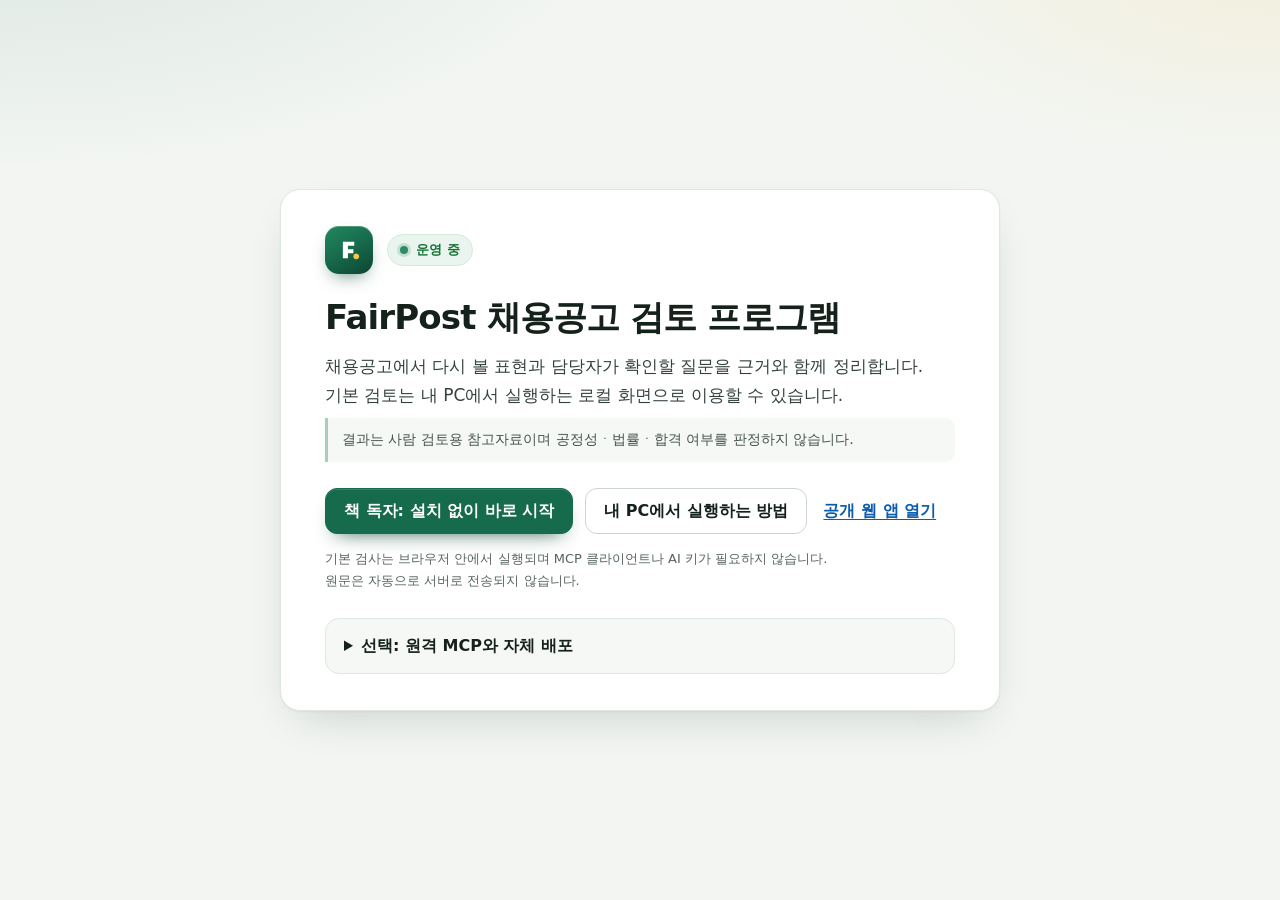
<file: index.html>
<!DOCTYPE html>
<html lang="ko">
<head>
  <meta charset="utf-8">
  <meta name="viewport" content="width=device-width, initial-scale=1">
  <meta name="color-scheme" content="light">
  <meta name="theme-color" content="#f2f5f2">
  <meta http-equiv="Content-Security-Policy" content="default-src 'none'; img-src 'self'; style-src 'unsafe-inline'; base-uri 'none'; form-action 'none'">
  <link rel="icon" href="/favicon.svg" type="image/svg+xml">
  <title>FairPost 채용공고 검토 프로그램</title>
  <style>
    :root {
      color-scheme: light;
      color: #15211b;
      background: #f2f5f2;
      font-family: Pretendard, -apple-system, BlinkMacSystemFont, "Apple SD Gothic Neo", "Malgun Gothic", "Noto Sans KR", "Segoe UI", system-ui, sans-serif;
      -webkit-font-smoothing: antialiased;
      --ink: #15211b;
      --ink-2: #34423b;
      --muted: #58655e;
      --line: #e0e6e1;
      --line-2: #cdd6cf;
      --panel: #ffffff;
      --soft: #f6f8f6;
      --green: #176b4d;
      --green-dark: #0f5039;
      --green-ink: #0d4532;
      --green-soft: #eaf5ef;
      --green-line: #a8cdb8;
    }
    * {
      box-sizing: border-box;
    }
    body {
      margin: 0;
      min-height: 100vh;
      display: grid;
      place-items: center;
      background:
        radial-gradient(1000px 420px at 0% -10%, rgba(23, 107, 77, 0.1), transparent 62%),
        radial-gradient(800px 380px at 100% -6%, rgba(242, 201, 76, 0.14), transparent 58%),
        #f2f5f2;
      background-repeat: no-repeat;
      line-height: 1.65;
      word-break: keep-all;
      overflow-wrap: break-word;
    }
    main {
      width: min(720px, calc(100% - 32px));
      margin: 48px 0;
      padding: 36px clamp(22px, 5vw, 44px);
      border: 1px solid var(--line);
      border-radius: 20px;
      background: var(--panel);
      box-shadow: 0 1px 2px rgba(17, 38, 28, 0.05), 0 18px 44px -20px rgba(17, 38, 28, 0.22);
    }
    .brand {
      display: flex;
      align-items: center;
      gap: 14px;
      margin-bottom: 22px;
    }
    .brand-mark {
      flex: 0 0 auto;
      width: 48px;
      height: 48px;
      display: grid;
      place-items: center;
      border-radius: 14px;
      background: linear-gradient(150deg, #22895f 0%, #176b4d 48%, #0d4532 100%);
      color: #fff;
      box-shadow: inset 0 1px 0 rgba(255, 255, 255, 0.22), 0 8px 18px -8px rgba(13, 69, 50, 0.7);
    }
    .brand-mark svg {
      width: 28px;
      height: 28px;
    }
    .status {
      display: inline-flex;
      align-items: center;
      gap: 8px;
      margin: 0;
      padding: 4px 12px;
      border: 1px solid #d4eadc;
      border-radius: 999px;
      background: var(--green-soft);
      color: #137333;
      font-size: 13px;
      font-weight: 700;
    }
    .status::before {
      content: "";
      width: 8px;
      height: 8px;
      border-radius: 50%;
      background: #2e8b65;
      box-shadow: 0 0 0 3px rgba(46, 139, 101, 0.2);
    }
    h1 {
      margin: 0 0 14px;
      font-size: clamp(26px, 4.6vw, 34px);
      line-height: 1.25;
      letter-spacing: -0.025em;
    }
    p {
      margin: 8px 0;
      color: #46534c;
      line-height: 1.7;
    }
    .lead {
      font-size: 17px;
      color: var(--ink-2);
    }
    .note {
      padding: 10px 14px;
      border-left: 3px solid var(--green-line);
      border-radius: 0 10px 10px 0;
      background: var(--soft);
      font-size: 14px;
    }
    dl {
      margin: 22px 0;
      border-top: 1px solid var(--line);
    }
    dl div {
      display: grid;
      grid-template-columns: 150px minmax(0, 1fr);
      gap: 16px;
      padding: 12px 0;
      border-bottom: 1px solid var(--line);
    }
    dt {
      font-weight: 700;
      font-size: 14px;
    }
    dd {
      margin: 0;
      font-size: 14px;
      overflow-wrap: anywhere;
    }
    code {
      padding: 1px 6px;
      border: 1px solid var(--line);
      border-radius: 5px;
      background: var(--soft);
      font-family: ui-monospace, "Cascadia Mono", Consolas, monospace;
      font-size: 13px;
    }
    a {
      color: #0b5cad;
      text-underline-offset: 3px;
    }
    a:focus-visible,
    summary:focus-visible {
      outline: 3px solid #1d5c80;
      outline-offset: 2px;
    }
    .actions {
      display: flex;
      align-items: center;
      flex-wrap: wrap;
      gap: 10px 12px;
      margin: 26px 0 8px;
    }
    .deploy {
      display: inline-flex;
      align-items: center;
      min-height: 46px;
      padding: 0 18px;
      border: 1px solid var(--line-2);
      border-radius: 12px;
      background: var(--panel);
      color: var(--ink);
      font-weight: 700;
      text-decoration: none;
      transition: background-color 150ms ease, border-color 150ms ease, transform 150ms ease;
    }
    .deploy:hover {
      border-color: var(--green-line);
      background: var(--green-soft);
      color: var(--green-ink);
    }
    .deploy:active {
      transform: translateY(1px);
    }
    .actions > .deploy:first-child {
      border-color: var(--green);
      background: var(--green);
      color: #fff;
      box-shadow: inset 0 1px 0 rgba(255, 255, 255, 0.14), 0 10px 20px -12px rgba(13, 69, 50, 0.9);
    }
    .actions > .deploy:first-child:hover {
      background: var(--green-dark);
      color: #fff;
    }
    .actions > a:not(.deploy) {
      padding: 0 4px;
      font-weight: 700;
    }
    details .deploy {
      border-color: var(--ink);
      background: var(--ink);
      color: #fff;
    }
    details .deploy:hover {
      background: #2d3a33;
      color: #fff;
    }
    .hint {
      flex: 1 1 100%;
      max-width: 520px;
      margin: 4px 0 0;
      color: var(--muted);
      font-size: 13px;
    }
    details {
      margin-top: 26px;
      border: 1px solid var(--line);
      border-radius: 14px;
      background: var(--soft);
    }
    summary {
      padding: 14px 18px;
      border-radius: 14px;
      cursor: pointer;
      font-weight: 700;
    }
    summary:hover {
      background: #edf1ee;
    }
    details > :not(summary) {
      margin-left: 18px;
      margin-right: 18px;
    }
    details > p:last-child {
      padding-bottom: 16px;
    }
    @media (prefers-reduced-motion: reduce) {
      .deploy {
        transition: none;
      }
    }
    @media (max-width: 520px) {
      main {
        margin: 16px 0;
        padding: 26px 20px;
        border-radius: 16px;
      }
      .actions .deploy {
        flex: 1 1 100%;
        justify-content: center;
      }
      dl div {
        grid-template-columns: 1fr;
        gap: 4px;
      }
    }
  </style>
</head>
<body>
  <main>
    <div class="brand">
      <span class="brand-mark" aria-hidden="true">
        <svg viewBox="0 0 64 64" focusable="false">
          <path d="M18 13h26v9.5H29.5v7.5H42v9.5H29.5V51H18V13Z" fill="currentColor"/>
          <circle cx="48.5" cy="46.5" r="6.5" fill="#f2c94c"/>
        </svg>
      </span>
      <p class="status">운영 중</p>
    </div>
    <h1>FairPost 채용공고 검토 프로그램</h1>
    <p class="lead">채용공고에서 다시 볼 표현과 담당자가 확인할 질문을 근거와 함께 정리합니다. 기본 검토는 내 PC에서 실행하는 로컬 화면으로 이용할 수 있습니다.</p>
    <p class="note">결과는 사람 검토용 참고자료이며 공정성ㆍ법률ㆍ합격 여부를 판정하지 않습니다.</p>
    <div class="actions">
      <a class="deploy" href="/book">책 독자: 설치 없이 바로 시작</a>
      <a class="deploy" href="https://github.com/koul777/fairpost-mcp#빠른-시작">내 PC에서 실행하는 방법</a>
      <a href="/web/">공개 웹 앱 열기</a>
      <p class="hint">기본 검사는 브라우저 안에서 실행되며 MCP 클라이언트나 AI 키가 필요하지 않습니다. 원문은 자동으로 서버로 전송되지 않습니다.</p>
    </div>
    <details>
      <summary>선택: 원격 MCP와 자체 배포</summary>
      <div class="actions">
      <a
        class="deploy"
        href="https://vercel.com/new/clone?repository-url=https%3A%2F%2Fgithub.com%2Fkoul777%2Ffairpost-mcp&amp;project-name=fairpost-mcp&amp;repository-name=fairpost-mcp"
        target="_blank"
        rel="noopener noreferrer"
      >내 Vercel에 이 MCP 배포 ↗</a>
      <p class="hint">Vercel이 공개 저장소를 복제하고 프로젝트 생성 화면을 엽니다. 원격 MCP를 열기 전에 Bearer 토큰과 허용 호스트를 설정하세요.</p>
      </div>
    <dl>
      <div>
        <dt>읽기 전용 MCP</dt>
        <dd><code>https://fairmcp.vercel.app/api/mcp</code></dd>
      </div>
      <div>
        <dt>Claude 읽기 전용 MCP</dt>
        <dd><code>https://fairmcp.vercel.app/api/claude-mcp</code></dd>
      </div>
      <div>
        <dt>전송 방식</dt>
        <dd>Stateless Streamable HTTP</dd>
      </div>
      <div>
        <dt>인증</dt>
        <dd>운영 기본값은 두 MCP 경로 모두 Bearer 필수</dd>
      </div>
      <div>
        <dt>상태 확인</dt>
        <dd><a href="/api/health">/api/health</a></dd>
      </div>
    </dl>
    <p>원격 MCP로 보낸 공고문은 Vercel 함수 내부의 결정론적 규칙 엔진이 처리합니다. 클라우드 AI 클라이언트에서 호출하면 해당 AI 제공자도 입력을 처리할 수 있습니다.</p>
    <p>FairPost 애플리케이션은 원문을 파일이나 DB에 영속 저장하지 않지만, Vercel과 사용한 AI 제공자의 로그ㆍ보존 정책은 각 서비스 설정을 별도로 확인해야 합니다.</p>
    <p>배포 후 <code>FAIRPOST_MCP_TOKEN</code>을 설정하세요. 명시적 공개 opt-in이 없는 운영 기본값에서는 읽기 전용 도구에도 Bearer 인증이 필요합니다.</p>
    <p>답변 저장과 이어서 검토하기는 루프백 로컬 MCP에서만 제공됩니다.</p>
    </details>
  </main>
</body>
</html>
</file>
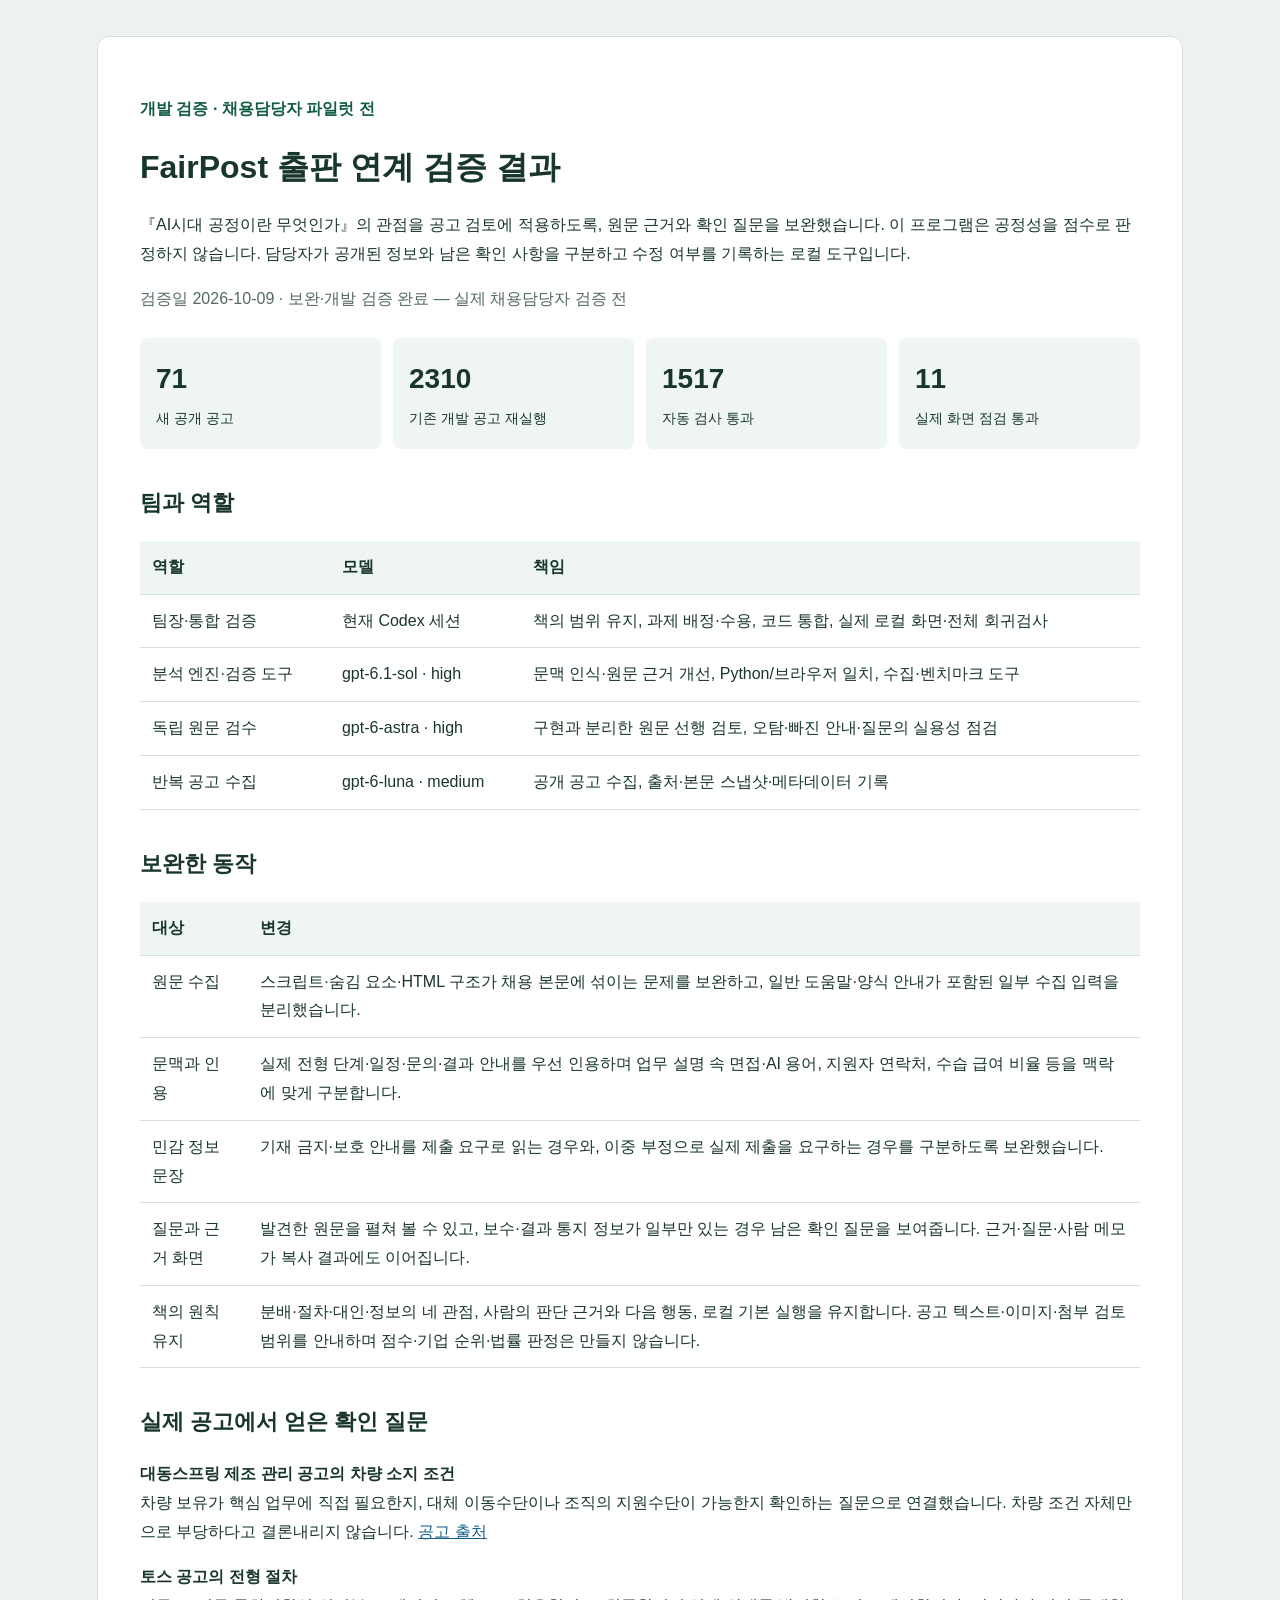
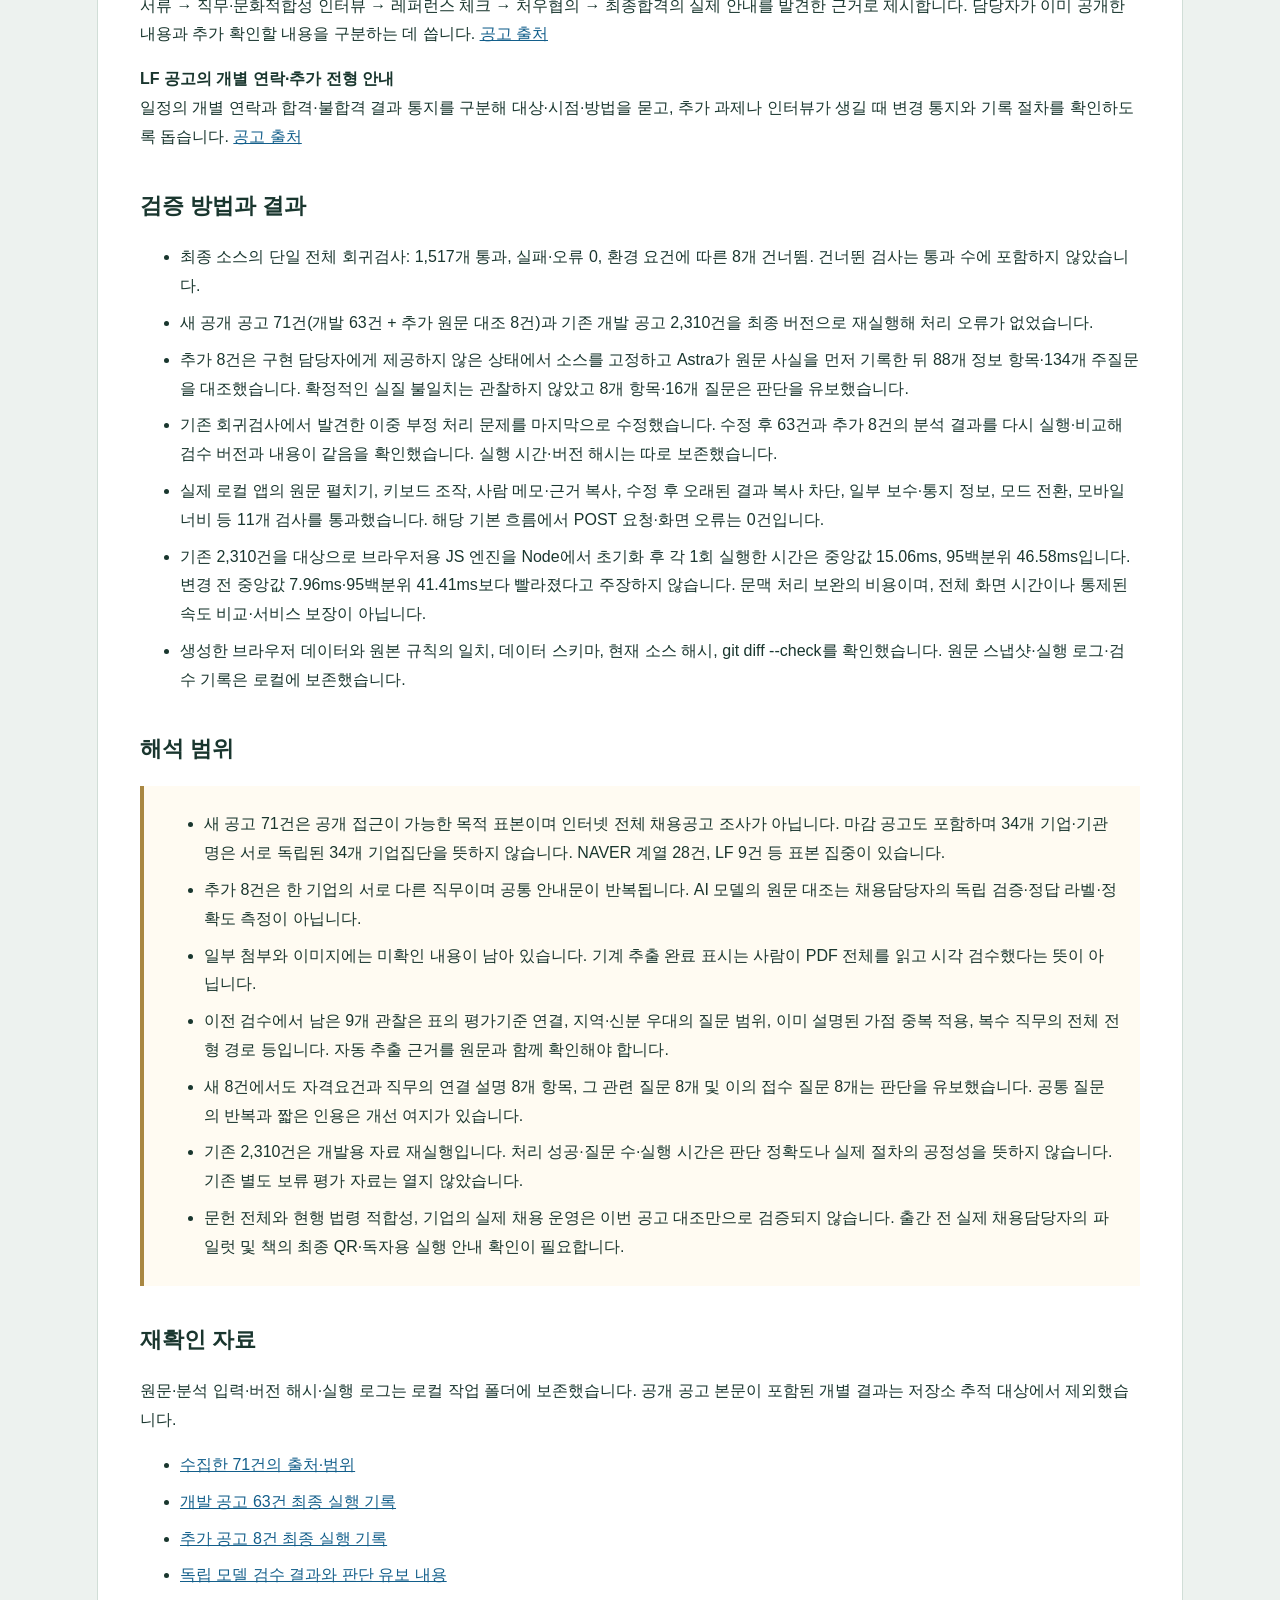
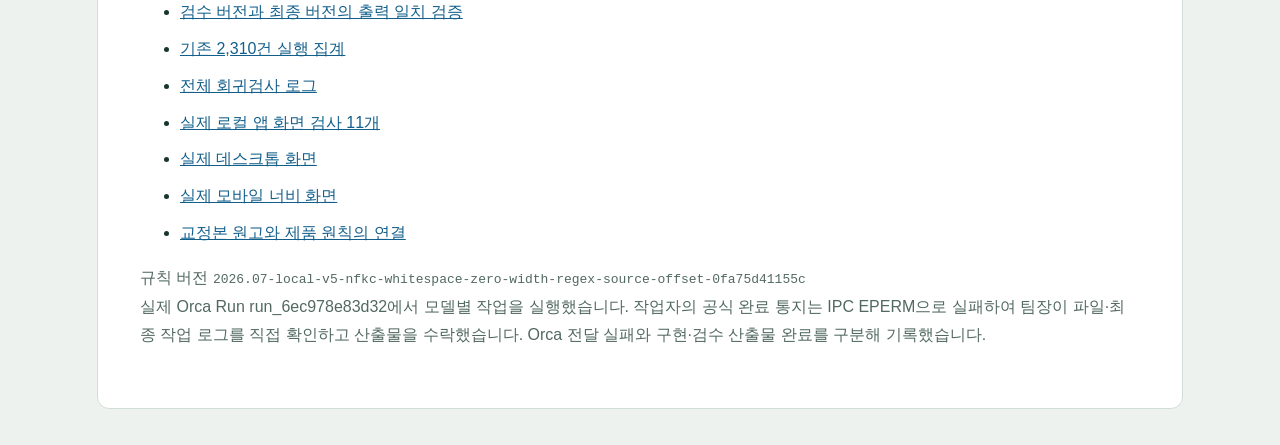
<file: reports/publication-validation-2026-10-09.html>
<!doctype html><html lang="ko"><meta charset="utf-8"><meta name="viewport" content="width=device-width,initial-scale=1"><title>FairPost 출판 연계 검증 결과</title><style>body{margin:0;background:#edf2ef;color:#19362e;font:16px/1.8 "Malgun Gothic",sans-serif}main{max-width:1000px;margin:36px auto;background:white;padding:42px;border:1px solid #d1ded7;border-radius:12px}h1{font-size:32px;line-height:1.4}h2{margin-top:34px;font-size:22px}small,.note{color:#526961}.tag{font-weight:bold;color:#135c45}.metrics{display:grid;grid-template-columns:repeat(4,1fr);gap:12px;margin:24px 0}.metric{padding:16px;background:#eff6f2;border-radius:8px}.metric strong{display:block;font-size:28px}.metric span{font-size:14px}table{border-collapse:collapse;width:100%}td,th{padding:12px;border-bottom:1px solid #d6e0da;text-align:left;vertical-align:top}th{background:#eff6f2}a{color:#135f8b}li{margin:8px 0}.limit{border-left:4px solid #a98742;padding:8px 20px;background:#fffbf2}code{overflow-wrap:anywhere;font-size:13px}@media(max-width:650px){main{margin:0;padding:22px;border-radius:0}.metrics{grid-template-columns:repeat(2,1fr)}h1{font-size:26px}td,th{padding:8px;font-size:14px}}@media print{body{background:white}main{border:0;margin:0;padding:0}h2{break-after:avoid}tr{break-inside:avoid}}</style><main><p class="tag">개발 검증 · 채용담당자 파일럿 전</p><h1>FairPost 출판 연계 검증 결과</h1><p>『AI시대 공정이란 무엇인가』의 관점을 공고 검토에 적용하도록, 원문 근거와 확인 질문을 보완했습니다. 이 프로그램은 공정성을 점수로 판정하지 않습니다. 담당자가 공개된 정보와 남은 확인 사항을 구분하고 수정 여부를 기록하는 로컬 도구입니다.</p><p class="note">검증일 2026-10-09 · 보완·개발 검증 완료 — 실제 채용담당자 검증 전</p><div class="metrics"><div class="metric"><strong>71</strong><span>새 공개 공고</span></div><div class="metric"><strong>2310</strong><span>기존 개발 공고 재실행</span></div><div class="metric"><strong>1517</strong><span>자동 검사 통과</span></div><div class="metric"><strong>11</strong><span>실제 화면 점검 통과</span></div></div><h2>팀과 역할</h2><table><thead><tr><th>역할</th><th>모델</th><th>책임</th></tr></thead><tbody><tr><td>팀장·통합 검증</td><td>현재 Codex 세션</td><td>책의 범위 유지, 과제 배정·수용, 코드 통합, 실제 로컬 화면·전체 회귀검사</td></tr><tr><td>분석 엔진·검증 도구</td><td>gpt-6.1-sol · high</td><td>문맥 인식·원문 근거 개선, Python/브라우저 일치, 수집·벤치마크 도구</td></tr><tr><td>독립 원문 검수</td><td>gpt-6-astra · high</td><td>구현과 분리한 원문 선행 검토, 오탐·빠진 안내·질문의 실용성 점검</td></tr><tr><td>반복 공고 수집</td><td>gpt-6-luna · medium</td><td>공개 공고 수집, 출처·본문 스냅샷·메타데이터 기록</td></tr></tbody></table><h2>보완한 동작</h2><table><thead><tr><th>대상</th><th>변경</th></tr></thead><tbody><tr><td>원문 수집</td><td>스크립트·숨김 요소·HTML 구조가 채용 본문에 섞이는 문제를 보완하고, 일반 도움말·양식 안내가 포함된 일부 수집 입력을 분리했습니다.</td></tr><tr><td>문맥과 인용</td><td>실제 전형 단계·일정·문의·결과 안내를 우선 인용하며 업무 설명 속 면접·AI 용어, 지원자 연락처, 수습 급여 비율 등을 맥락에 맞게 구분합니다.</td></tr><tr><td>민감 정보 문장</td><td>기재 금지·보호 안내를 제출 요구로 읽는 경우와, 이중 부정으로 실제 제출을 요구하는 경우를 구분하도록 보완했습니다.</td></tr><tr><td>질문과 근거 화면</td><td>발견한 원문을 펼쳐 볼 수 있고, 보수·결과 통지 정보가 일부만 있는 경우 남은 확인 질문을 보여줍니다. 근거·질문·사람 메모가 복사 결과에도 이어집니다.</td></tr><tr><td>책의 원칙 유지</td><td>분배·절차·대인·정보의 네 관점, 사람의 판단 근거와 다음 행동, 로컬 기본 실행을 유지합니다. 공고 텍스트·이미지·첨부 검토 범위를 안내하며 점수·기업 순위·법률 판정은 만들지 않습니다.</td></tr></tbody></table><h2>실제 공고에서 얻은 확인 질문</h2><p><strong>대동스프링 제조 관리 공고의 차량 소지 조건</strong><br>차량 보유가 핵심 업무에 직접 필요한지, 대체 이동수단이나 조직의 지원수단이 가능한지 확인하는 질문으로 연결했습니다. 차량 조건 자체만으로 부당하다고 결론내리지 않습니다. <a href="https://www.work24.go.kr/wk/a/b/1500/empDetailAuthView.do?infoTypeCd=VALIDATION&amp;infoTypeGroup=tb_workinfoworknet&amp;wantedAuthNo=K180152609110022">공고 출처</a></p><p><strong>토스 공고의 전형 절차</strong><br>서류 → 직무·문화적합성 인터뷰 → 레퍼런스 체크 → 처우협의 → 최종합격의 실제 안내를 발견한 근거로 제시합니다. 담당자가 이미 공개한 내용과 추가 확인할 내용을 구분하는 데 씁니다. <a href="https://toss.im/career/job-detail?job_id=7825510003">공고 출처</a></p><p><strong>LF 공고의 개별 연락·추가 전형 안내</strong><br>일정의 개별 연락과 합격·불합격 결과 통지를 구분해 대상·시점·방법을 묻고, 추가 과제나 인터뷰가 생길 때 변경 통지와 기록 절차를 확인하도록 돕습니다. <a href="https://lf.career.greetinghr.com/ko/o/233684">공고 출처</a></p><h2>검증 방법과 결과</h2><ul><li>최종 소스의 단일 전체 회귀검사: 1,517개 통과, 실패·오류 0, 환경 요건에 따른 8개 건너뜀. 건너뛴 검사는 통과 수에 포함하지 않았습니다.</li><li>새 공개 공고 71건(개발 63건 + 추가 원문 대조 8건)과 기존 개발 공고 2,310건을 최종 버전으로 재실행해 처리 오류가 없었습니다.</li><li>추가 8건은 구현 담당자에게 제공하지 않은 상태에서 소스를 고정하고 Astra가 원문 사실을 먼저 기록한 뒤 88개 정보 항목·134개 주질문을 대조했습니다. 확정적인 실질 불일치는 관찰하지 않았고 8개 항목·16개 질문은 판단을 유보했습니다.</li><li>기존 회귀검사에서 발견한 이중 부정 처리 문제를 마지막으로 수정했습니다. 수정 후 63건과 추가 8건의 분석 결과를 다시 실행·비교해 검수 버전과 내용이 같음을 확인했습니다. 실행 시간·버전 해시는 따로 보존했습니다.</li><li>실제 로컬 앱의 원문 펼치기, 키보드 조작, 사람 메모·근거 복사, 수정 후 오래된 결과 복사 차단, 일부 보수·통지 정보, 모드 전환, 모바일 너비 등 11개 검사를 통과했습니다. 해당 기본 흐름에서 POST 요청·화면 오류는 0건입니다.</li><li>기존 2,310건을 대상으로 브라우저용 JS 엔진을 Node에서 초기화 후 각 1회 실행한 시간은 중앙값 15.06ms, 95백분위 46.58ms입니다. 변경 전 중앙값 7.96ms·95백분위 41.41ms보다 빨라졌다고 주장하지 않습니다. 문맥 처리 보완의 비용이며, 전체 화면 시간이나 통제된 속도 비교·서비스 보장이 아닙니다.</li><li>생성한 브라우저 데이터와 원본 규칙의 일치, 데이터 스키마, 현재 소스 해시, git diff --check를 확인했습니다. 원문 스냅샷·실행 로그·검수 기록은 로컬에 보존했습니다.</li></ul><h2>해석 범위</h2><div class="limit"><ul><li>새 공고 71건은 공개 접근이 가능한 목적 표본이며 인터넷 전체 채용공고 조사가 아닙니다. 마감 공고도 포함하며 34개 기업·기관명은 서로 독립된 34개 기업집단을 뜻하지 않습니다. NAVER 계열 28건, LF 9건 등 표본 집중이 있습니다.</li><li>추가 8건은 한 기업의 서로 다른 직무이며 공통 안내문이 반복됩니다. AI 모델의 원문 대조는 채용담당자의 독립 검증·정답 라벨·정확도 측정이 아닙니다.</li><li>일부 첨부와 이미지에는 미확인 내용이 남아 있습니다. 기계 추출 완료 표시는 사람이 PDF 전체를 읽고 시각 검수했다는 뜻이 아닙니다.</li><li>이전 검수에서 남은 9개 관찰은 표의 평가기준 연결, 지역·신분 우대의 질문 범위, 이미 설명된 가점 중복 적용, 복수 직무의 전체 전형 경로 등입니다. 자동 추출 근거를 원문과 함께 확인해야 합니다.</li><li>새 8건에서도 자격요건과 직무의 연결 설명 8개 항목, 그 관련 질문 8개 및 이의 접수 질문 8개는 판단을 유보했습니다. 공통 질문의 반복과 짧은 인용은 개선 여지가 있습니다.</li><li>기존 2,310건은 개발용 자료 재실행입니다. 처리 성공·질문 수·실행 시간은 판단 정확도나 실제 절차의 공정성을 뜻하지 않습니다. 기존 별도 보류 평가 자료는 열지 않았습니다.</li><li>문헌 전체와 현행 법령 적합성, 기업의 실제 채용 운영은 이번 공고 대조만으로 검증되지 않습니다. 출간 전 실제 채용담당자의 파일럿 및 책의 최종 QR·독자용 실행 안내 확인이 필요합니다.</li></ul></div><h2>재확인 자료</h2><p>원문·분석 입력·버전 해시·실행 로그는 로컬 작업 폴더에 보존했습니다. 공개 공고 본문이 포함된 개별 결과는 저장소 추적 대상에서 제외했습니다.</p><ul><li><a href="../.assay/publication-20261009/release-source-inventory.json">수집한 71건의 출처·범위</a></li><li><a href="../.assay/publication-20261009/benchmark-release-development/report.json">개발 공고 63건 최종 실행 기록</a></li><li><a href="../.assay/publication-20261009/benchmark-release-validation/report.json">추가 공고 8건 최종 실행 기록</a></li><li><a href="../.assay/publication-20261009/review-new-8/report.txt">독립 모델 검수 결과와 판단 유보 내용</a></li><li><a href="../.assay/publication-20261009/release-result-equivalence.json">검수 버전과 최종 버전의 출력 일치 검증</a></li><li><a href="../.assay/publication-20261009/after-existing-train-summary.json">기존 2,310건 실행 집계</a></li><li><a href="../.assay/publication-20261009/full-pytest-release.log">전체 회귀검사 로그</a></li><li><a href="../.assay/publication-20261009/ui2-qa.json">실제 로컬 앱 화면 검사 11개</a></li><li><a href="../.assay/publication-20261009/ui2-desktop-evidence.png">실제 데스크톱 화면</a></li><li><a href="../.assay/publication-20261009/ui2-mobile-evidence.png">실제 모바일 너비 화면</a></li><li><a href="../docs/book-companion-review-2026-10-09.md">교정본 원고와 제품 원칙의 연결</a></li></ul><p class="note">규칙 버전 <code>2026.07-local-v5-nfkc-whitespace-zero-width-regex-source-offset-0fa75d41155c</code><br>실제 Orca Run run_6ec978e83d32에서 모델별 작업을 실행했습니다. 작업자의 공식 완료 통지는 IPC EPERM으로 실패하여 팀장이 파일·최종 작업 로그를 직접 확인하고 산출물을 수락했습니다. Orca 전달 실패와 구현·검수 산출물 완료를 구분해 기록했습니다.</p></main></html>
</file>
